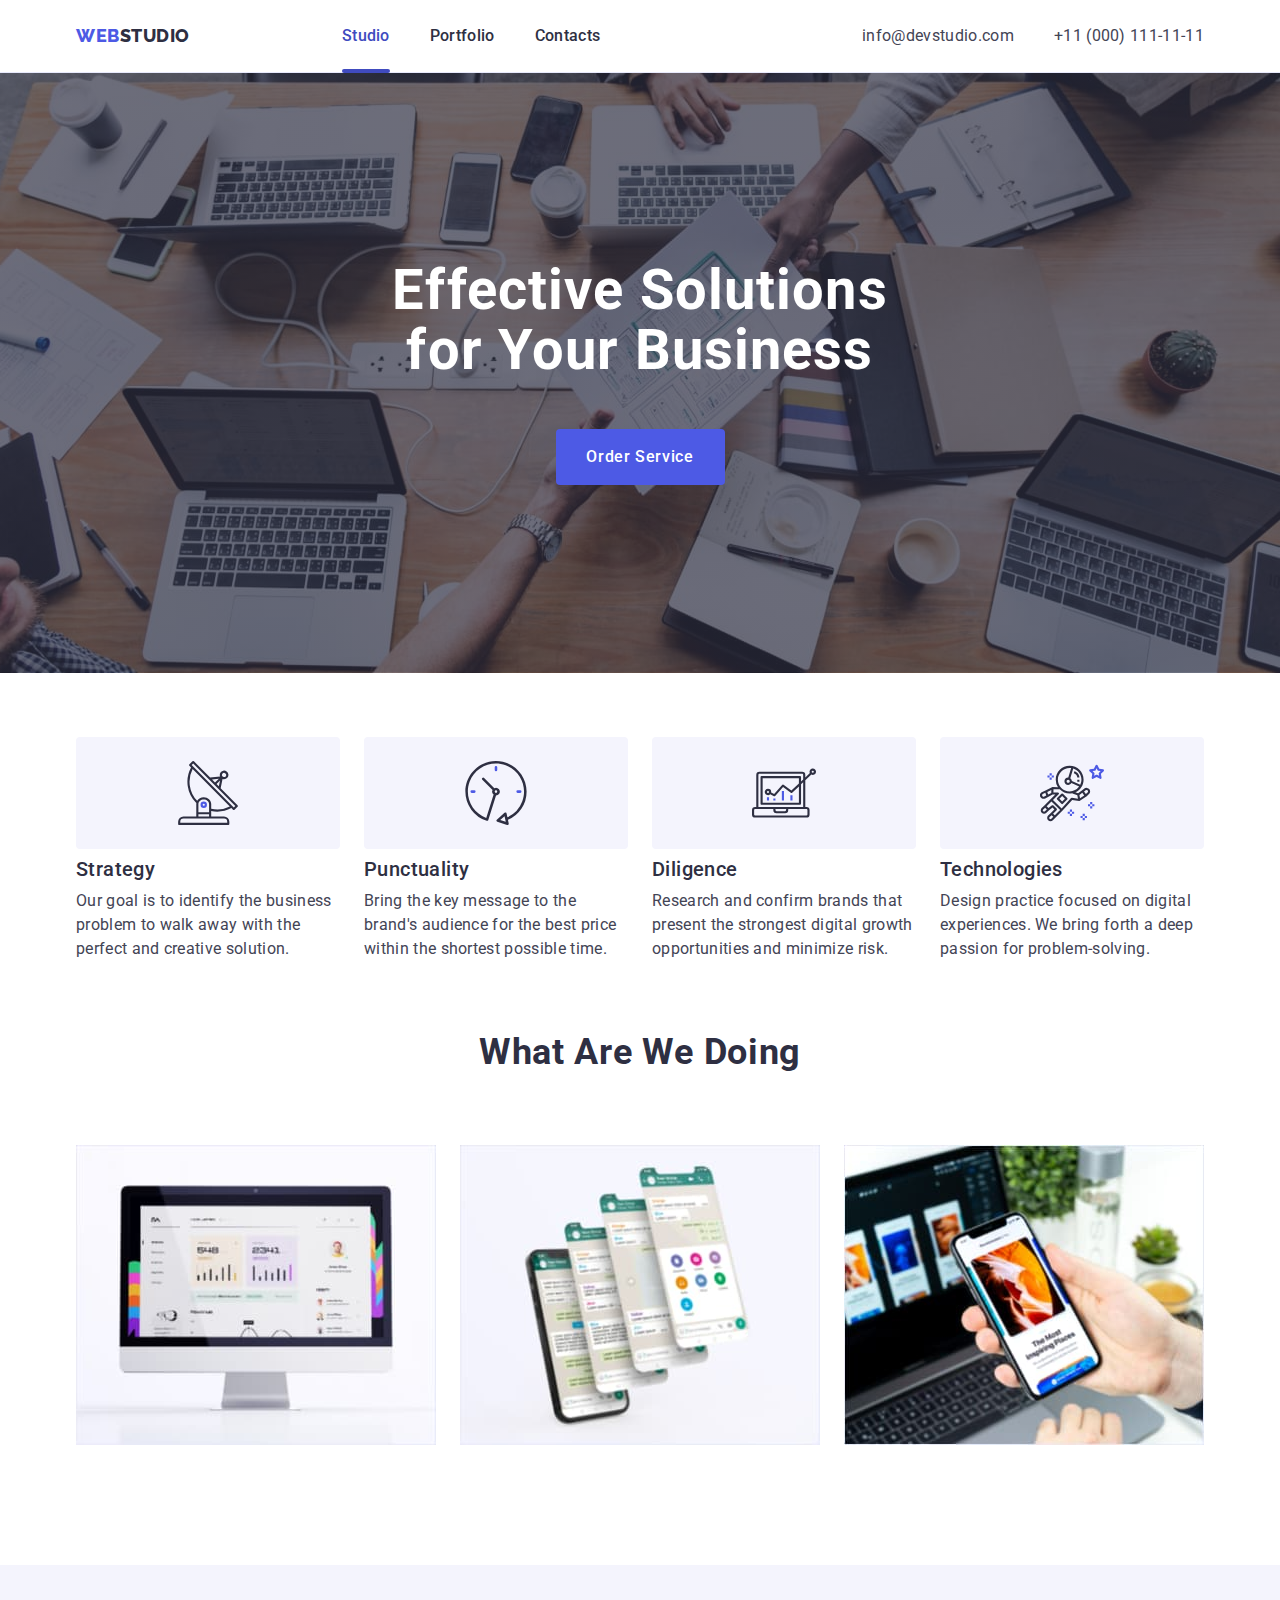
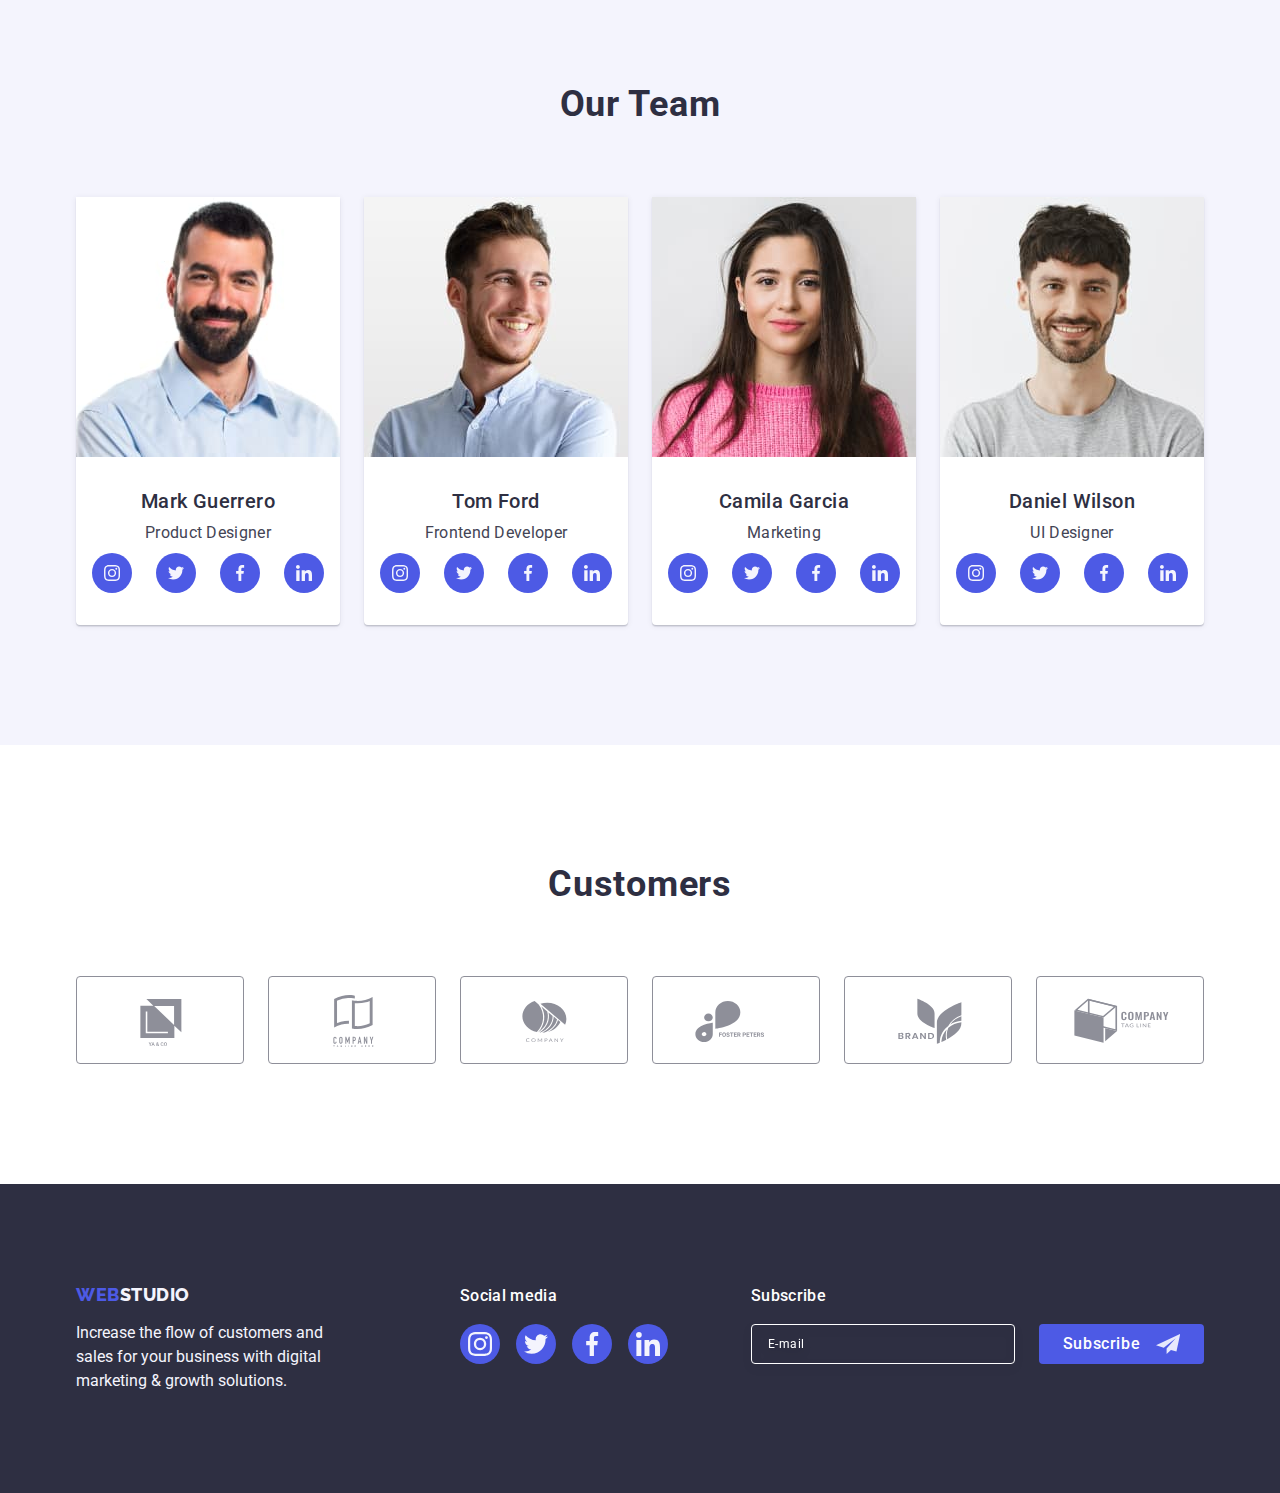
<file: index.html>
<!DOCTYPE html>
<html lang="en">
  <head>
    <meta charset="UTF-8" />
    <meta http-equiv="X-UA-Compatible" content="IE=edge" />
    <meta name="viewport" content="width=device-width, initial-scale=1.0" />
    <title>WebStudio</title>
    <link
      rel="stylesheet"
      href="https://cdnjs.cloudflare.com/ajax/libs/modern-normalize/1.1.0/modern-normalize.min.css"
    />
    <link rel="preconnect" href="https://fonts.googleapis.com" />
    <link rel="preconnect" href="https://fonts.gstatic.com" crossorigin />
    <link
      href="https://fonts.googleapis.com/css2?family=Raleway:wght@800&family=Roboto:wght@400;500;700&display=swap"
      rel="stylesheet"
    />
    <link rel="stylesheet" href="./css/styles.css" />
  </head>
  <body>
    <header class="page-header">
      <div class="container header">
        <nav class="page-nav">
          <a class="logotype link" href="index.html"
            >WEB<span class="logo">Studio</span>
          </a>
          <ul class="menu list">
            <li class="menu-item">
              <a class="menu-link current link" href="./index.html">Studio</a>
            </li>
            <li class="menu-item">
              <a class="menu-link link" href="./portfolio.html">Portfolio</a>
            </li>
            <li class="menu-item">
              <a class="menu-link link" href="">Contacts</a>
            </li>
          </ul>
        </nav>
        <address class="contacts">
          <ul class="contacts-link list">
            <li>
              <a class="mailto link" href="mailto:info@devstudio.com"
                >info@devstudio.com</a
              >
            </li>
            <li>
              <a class="mailto link" href="tel:+110001111111"
                >+11 (000) 111-11-11</a
              >
            </li>
          </ul>
        </address>
      </div>
    </header>

    <main>
      <section class="main-hero">
        <div class="container hero">
          <h1 class="main-text">Effective Solutions for Your Business</h1>
          <button data-modal-open type="button" class="main-button">
            Order Service
          </button>
        </div>
      </section>

      <section class="features-of-work">
        <div class="container principles">
          <h2 class="principles-of-work">Principles of work</h2>
          <ul class="list strengths">
            <li class="features">
              <div class="feature-item">
                <svg
                  class="feature-item-icon"
                  aria-label="іконка антени"
                  width="64"
                  height="64"
                >
                  <use href="./images/icons.svg#icon-antenna"></use>
                </svg>
              </div>
              <h3 class="feature">Strategy</h3>
              <p class="text">
                Our goal is to identify the business problem to walk away with
                the perfect and creative solution.
              </p>
            </li>
            <li class="features">
              <div class="feature-item">
                <svg
                  class="feature-item-icon"
                  aria-label="іконка годинника"
                  width="64"
                  height="64"
                >
                  <use href="./images/icons.svg#icon-clock"></use>
                </svg>
              </div>
              <h3 class="feature">Punctuality</h3>
              <p class="text">
                Bring the key message to the brand's audience for the best price
                within the shortest possible time.
              </p>
            </li>
            <li class="features">
              <div class="feature-item">
                <svg
                  class="feature-item-icon"
                  aria-label="іконка діаграми"
                  width="64"
                  height="64"
                >
                  <use href="./images/icons.svg#icon-diagram"></use>
                </svg>
              </div>
              <h3 class="feature">Diligence</h3>
              <p class="text">
                Research and confirm brands that present the strongest digital
                growth opportunities and minimize risk.
              </p>
            </li>
            <li class="features">
              <div class="feature-item">
                <svg
                  class="feature-item-icon"
                  aria-label="іконка астронавта"
                  width="64"
                  height="64"
                >
                  <use href="./images/icons.svg#icon-astronaut"></use>
                </svg>
              </div>
              <h3 class="feature">Technologies</h3>
              <p class="text">
                Design practice focused on digital experiences. We bring forth a
                deep passion for problem-solving.
              </p>
            </li>
          </ul>
        </div>
      </section>

      <section class="job-profile">
        <div class="container">
          <h2 class="directions">What are we doing</h2>
          <ul class="list examples">
            <li class="image">
              <img src="./images/analytics.jpg" alt="image" width="360" />
            </li>
            <li class="image">
              <img src="./images/support.jpg" alt="image" width="360" />
            </li>
            <li class="image">
              <img src="./images/app.jpg" alt="image" width="360" />
            </li>
          </ul>
        </div>
      </section>

      <section class="team section">
        <div class="container">
          <h2 class="our-team">Our Team</h2>
          <ul class="list team-list">
            <li class="team-members">
              <img src="./images/mark.jpg" alt="photo" width="264" />
              <div class="member-data">
                <h3 class="member">Mark Guerrero</h3>
                <p class="direction">Product Designer</p>
                <ul class="social-list list">
                  <li class="social-list-item">
                    <a href="" class="social-list-link">
                      <svg
                        class="social-list-icon"
                        aria-label="іконка інстаграму"
                        width="16"
                        height="16"
                      >
                        <use href="./images/icons.svg#icon-instagram"></use>
                      </svg>
                    </a>
                  </li>
                  <li class="social-list-item">
                    <a href="" class="social-list-link">
                      <svg
                        class="social-list-icon"
                        aria-label="іконка твітера"
                        width="16"
                        height="16"
                      >
                        <use href="./images/icons.svg#icon-twitter"></use>
                      </svg>
                    </a>
                  </li>
                  <li class="social-list-item">
                    <a href="" class="social-list-link">
                      <svg
                        class="social-list-icon"
                        aria-label="іконка фейсбука"
                        width="16"
                        height="16"
                      >
                        <use href="./images/icons.svg#icon-facebook"></use>
                      </svg>
                    </a>
                  </li>
                  <li class="social-list-item">
                    <a href="" class="social-list-link">
                      <svg
                        class="social-list-icon"
                        aria-label="іконка лінкедина"
                        width="16"
                        height="16"
                      >
                        <use href="./images/icons.svg#icon-linkedin"></use>
                      </svg>
                    </a>
                  </li>
                </ul>
              </div>
            </li>
            <li class="team-members">
              <img src="./images/tom.jpg" alt="photo" width="264" />
              <div class="member-data">
                <h3 class="member">Tom Ford</h3>
                <p class="direction">Frontend Developer</p>
                <ul class="social-list list">
                  <li class="social-list-item">
                    <a href="" class="social-list-link">
                      <svg
                        class="social-list-icon"
                        aria-label="іконка інстаграму"
                        width="16"
                        height="16"
                      >
                        <use href="./images/icons.svg#icon-instagram"></use>
                      </svg>
                    </a>
                  </li>
                  <li class="social-list-item">
                    <a href="" class="social-list-link">
                      <svg
                        class="social-list-icon"
                        aria-label="іконка твітера"
                        width="16"
                        height="16"
                      >
                        <use href="./images/icons.svg#icon-twitter"></use>
                      </svg>
                    </a>
                  </li>
                  <li class="social-list-item">
                    <a href="" class="social-list-link">
                      <svg
                        class="social-list-icon"
                        aria-label="іконка фейсбука"
                        width="16"
                        height="16"
                      >
                        <use href="./images/icons.svg#icon-facebook"></use>
                      </svg>
                    </a>
                  </li>
                  <li class="social-list-item">
                    <a href="" class="social-list-link">
                      <svg
                        class="social-list-icon"
                        aria-label="іконка лінкедина"
                        width="16"
                        height="16"
                      >
                        <use href="./images/icons.svg#icon-linkedin"></use>
                      </svg>
                    </a>
                  </li>
                </ul>
              </div>
            </li>
            <li class="team-members">
              <img src="./images/camila.jpg" alt="photo" width="264" />
              <div class="member-data">
                <h3 class="member">Camila Garcia</h3>
                <p class="direction">Marketing</p>
                <ul class="social-list list">
                  <li class="social-list-item">
                    <a href="" class="social-list-link">
                      <svg
                        class="social-list-icon"
                        aria-label="іконка інстаграму"
                        width="16"
                        height="16"
                      >
                        <use href="./images/icons.svg#icon-instagram"></use>
                      </svg>
                    </a>
                  </li>
                  <li class="social-list-item">
                    <a href="" class="social-list-link">
                      <svg
                        class="social-list-icon"
                        aria-label="іконка твітера"
                        width="16"
                        height="16"
                      >
                        <use href="./images/icons.svg#icon-twitter"></use>
                      </svg>
                    </a>
                  </li>
                  <li class="social-list-item">
                    <a href="" class="social-list-link">
                      <svg
                        class="social-list-icon"
                        aria-label="іконка фейсбука"
                        width="16"
                        height="16"
                      >
                        <use href="./images/icons.svg#icon-facebook"></use>
                      </svg>
                    </a>
                  </li>
                  <li class="social-list-item">
                    <a href="" class="social-list-link">
                      <svg
                        class="social-list-icon"
                        aria-label="іконка лінкедина"
                        width="16"
                        height="16"
                      >
                        <use href="./images/icons.svg#icon-linkedin"></use>
                      </svg>
                    </a>
                  </li>
                </ul>
              </div>
            </li>
            <li class="team-members">
              <img src="./images/daniel.jpg" alt="photo" width="264" />
              <div class="member-data">
                <h3 class="member">Daniel Wilson</h3>
                <p class="direction">UI Designer</p>
                <ul class="social-list list">
                  <li class="social-list-item">
                    <a href="" class="social-list-link">
                      <svg
                        class="social-list-icon"
                        aria-label="іконка інстаграму"
                        width="16"
                        height="16"
                      >
                        <use href="./images/icons.svg#icon-instagram"></use>
                      </svg>
                    </a>
                  </li>
                  <li class="social-list-item">
                    <a href="" class="social-list-link">
                      <svg
                        class="social-list-icon"
                        aria-label="іконка твітера"
                        width="16"
                        height="16"
                      >
                        <use href="./images/icons.svg#icon-twitter"></use>
                      </svg>
                    </a>
                  </li>
                  <li class="social-list-item">
                    <a href="" class="social-list-link">
                      <svg
                        class="social-list-icon"
                        aria-label="іконка фейсбука"
                        width="16"
                        height="16"
                      >
                        <use href="./images/icons.svg#icon-facebook"></use>
                      </svg>
                    </a>
                  </li>
                  <li class="social-list-item">
                    <a href="" class="social-list-link">
                      <svg
                        class="social-list-icon"
                        aria-label="іконка лінкедина"
                        width="16"
                        height="16"
                      >
                        <use href="./images/icons.svg#icon-linkedin"></use>
                      </svg>
                    </a>
                  </li>
                </ul>
              </div>
            </li>
          </ul>
        </div>
      </section>

      <section class="our-customers">
        <div class="container customers-container">
          <h2 class="customers">Customers</h2>
          <ul class="customers-list list">
            <li class="customer-list-item">
              <a href="" class="customer-list-link">
                <svg
                  class="customer-list-icon"
                  aria-label="іконка компанії"
                  width="104"
                  height="56"
                >
                  <use href="./images/icons.svg#icon-company-one"></use>
                </svg>
              </a>
            </li>
            <li class="customer-list-item">
              <a href="" class="customer-list-link">
                <svg
                  class="customer-list-icon"
                  aria-label="іконка компанії"
                  width="104"
                  height="56"
                >
                  <use href="./images/icons.svg#icon-company-two"></use>
                </svg>
              </a>
            </li>
            <li class="customer-list-item">
              <a href="" class="customer-list-link">
                <svg
                  class="customer-list-icon"
                  aria-label="іконка компанії"
                  width="104"
                  height="56"
                >
                  <use href="./images/icons.svg#icon-company-three"></use>
                </svg>
              </a>
            </li>
            <li class="customer-list-item">
              <a href="" class="customer-list-link">
                <svg
                  class="customer-list-icon"
                  aria-label="іконка компанії"
                  width="104"
                  height="56"
                >
                  <use href="./images/icons.svg#icon-company-four"></use>
                </svg>
              </a>
            </li>
            <li class="customer-list-item">
              <a href="" class="customer-list-link">
                <svg
                  class="customer-list-icon"
                  aria-label="іконка компанії"
                  width="104"
                  height="56"
                >
                  <use href="./images/icons.svg#icon-company-five"></use>
                </svg>
              </a>
            </li>
            <li class="customer-list-item">
              <a href="" class="customer-list-link">
                <svg
                  class="customer-list-icon"
                  aria-label="іконка компанії"
                  width="104"
                  height="56"
                >
                  <use href="./images/icons.svg#icon-company-six"></use>
                </svg>
              </a>
            </li>
          </ul>
        </div>
      </section>
    </main>

    <footer class="page-footer">
      <div class="container footer-container">
        <div class="footer-logo-text">
          <a class="logotype logotype-link link" href="./index.html"
            >WEB<span class="second-part-logo">Studio</span>
          </a>
          <p class="footer-text">
            Increase the flow of customers and sales for your business with
            digital marketing & growth solutions.
          </p>
        </div>
        <div class="social-media">
          <p class="social-media-text">Social media</p>
          <ul class="social-list social-list-footer list">
            <li class="social-list-item">
              <a href="" class="footer-list-link">
                <svg
                  class="social-list-icon"
                  aria-label="іконка інстаграму"
                  width="24"
                  height="24"
                >
                  <use href="./images/icons.svg#icon-instagram"></use>
                </svg>
              </a>
            </li>
            <li class="social-list-item">
              <a href="" class="footer-list-link">
                <svg
                  class="social-list-icon"
                  aria-label="іконка твітера"
                  width="24"
                  height="24"
                >
                  <use href="./images/icons.svg#icon-twitter"></use>
                </svg>
              </a>
            </li>
            <li class="social-list-item">
              <a href="" class="footer-list-link">
                <svg
                  class="social-list-icon"
                  aria-label="іконка фейсбука"
                  width="24"
                  height="24"
                >
                  <use href="./images/icons.svg#icon-facebook"></use>
                </svg>
              </a>
            </li>
            <li class="social-list-item">
              <a href="" class="footer-list-link">
                <svg
                  class="social-list-icon"
                  aria-label="іконка лінкедина"
                  width="24"
                  height="24"
                >
                  <use href="./images/icons.svg#icon-linkedin"></use>
                </svg>
              </a>
            </li>
          </ul>
        </div>
        <div class="subscribe-form-wrapper">
          <p class="subscribe-text">Subscribe</p>
          <form class="subscribe-form">
            <label class="subscribe-footer-label">
              <input
                class="subscribe-input-email"
                type="email"
                name="subscribe-user-name"
                required
                placeholder="E-mail"
                pattern="[a-zA-Z]+"
              />
            </label>
            <button class="subscribe-footer-btn" type="submit">
              Subscribe
              <svg class="subscribe-footer-icon" width="24" height="24">
                <use href="./images/icons.svg#send"></use>
              </svg>
            </button>
          </form>
        </div>
      </div>
    </footer>
    <div class="backdrop is-hidden" data-modal>
      <div class="modal">
        <button type="button" class="modal-close-btn" data-modal-close>
          <svg class="modal-close-icon" width="8" height="8">
            <use href="./images/icons.svg#icon-close"></use>
          </svg>
        </button>
        <p class="contact-form-text">
          Leave your contacts and we will call you back
        </p>
        <form class="contact-form">
          <div class="contact-form-wrapper">
            <label class="contact-form-desc" for="user-name"> Name</label>
            <div class="contact-form-input-wrapper">
              <input
                class="contact-form-input"
                id="user-name"
                type="text"
                name="user-name"
                required
                pattern="[a-zA-Z]+"
              />
              <svg class="contact-form-input-icon" width="18" height="24">
                <use href="./images/icons.svg#user"></use>
              </svg>
            </div>
          </div>
          <div class="contact-form-wrapper">
            <label class="contact-form-desc" for="user-tel">Phone</label>
            <div class="contact-form-input-wrapper">
              <input
                class="contact-form-input"
                id="user-tel"
                type="tel"
                name="user-tel"
                required
                pattern="[0-9]{3}-[0-9]{3}-[0-9]{2}-[0-9]{2}"
                title="xxx-xxx-xx-xx"
              />
              <svg class="contact-form-input-icon" width="18" height="24">
                <use href="./images/icons.svg#tel"></use>
              </svg>
            </div>
          </div>
          <div class="contact-form-wrapper">
            <label class="contact-form-desc" for="user-email">Email</label>
            <div class="contact-form-input-wrapper">
              <input
                class="contact-form-input"
                id="user-email"
                type="text"
                name="user-email"
                required
                pattern="[a-zA-Z]+"
              />
              <svg class="contact-form-input-icon" width="18" height="24">
                <use href="./images/icons.svg#email"></use>
              </svg>
            </div>
          </div>
          <div class="contact-form-wrapper contact-form-wrapper-textarea">
            <label class="contact-form-desc" for="user-comment">Comment</label>
              <textarea
                class="contact-form-comment"
                id="user-comment"
                name="user-comment"
                placeholder="Text input"
              ></textarea>
          </div>
          <div class="contact-form-checkbox-wrapper">
            <input
              class="contact-form-checkbox visually-hidden"
              id="user-privacy"
              type="checkbox"
              value="true"
              name="user-privacy"
              required
            />
            <label class="checkbox-text" for="user-privacy">
              <span class="contact-form-checkmark-wrapper">
                <svg class="contact-form-own-checkmark" width="10" height="8">
                  <use
                    class="contact-form-checkmark-icon"
                    href="./images/icons.svg#accept"
                  ></use>
                </svg>
              </span>
              I accept the terms and conditions of the
              <a class="privacy-policy" href="">Privacy Policy</a>
            </label>
          </div>
          <button type="submit" class="contact-form-submit">Send</button>
        </form>
      </div>
    </div>
    <script src="./js/modal.js"></script>
  </body>
</html>
</file>
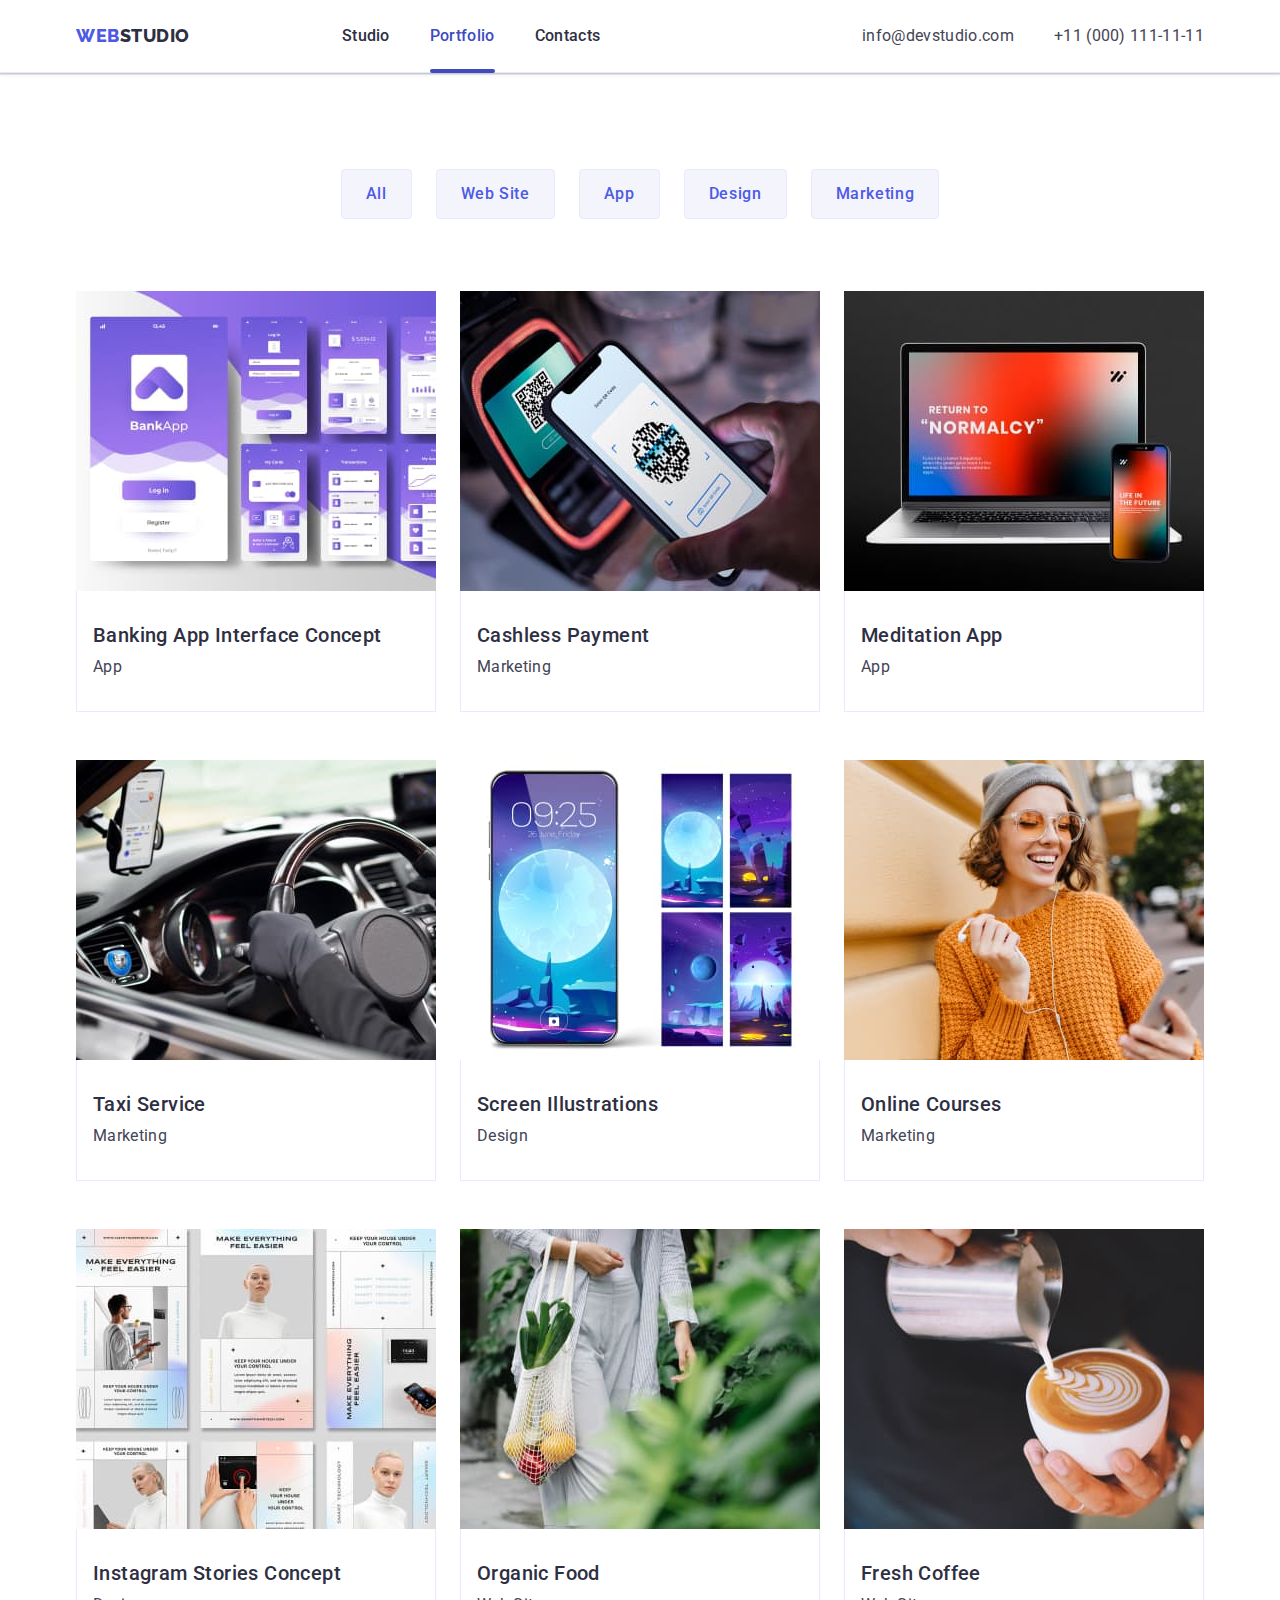
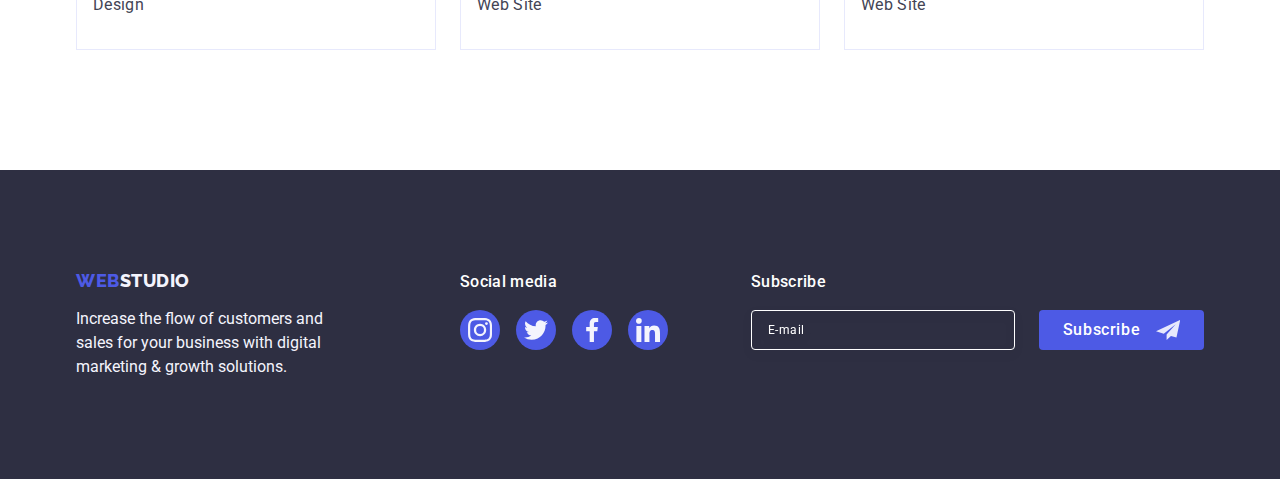
<file: portfolio.html>
<!DOCTYPE html>
<html lang="en">
  <head>
    <meta charset="UTF-8" />
    <meta http-equiv="X-UA-Compatible" content="IE=edge" />
    <meta name="viewport" content="width=device-width, initial-scale=1.0" />
    <title>Portfolio</title>
    <link
      rel="stylesheet"
      href="https://cdnjs.cloudflare.com/ajax/libs/modern-normalize/1.1.0/modern-normalize.min.css"
    />
    <link rel="preconnect" href="https://fonts.googleapis.com" />
    <link rel="preconnect" href="https://fonts.gstatic.com" crossorigin />
    <link
      href="https://fonts.googleapis.com/css2?family=Raleway:wght@800&family=Roboto:wght@400;500;700&display=swap"
      rel="stylesheet"
    />
    <link rel="stylesheet" href="./css/styles.css" />
  </head>
  <body>
    <header class="page-header">
      <div class="container header">
        <nav class="page-nav">
          <a class="logotype link" href="index.html"
            >WEB<span class="logo">Studio</span>
          </a>
          <ul class="menu list">
            <li class="menu-item">
              <a class="menu-link link" href="./index.html">Studio</a>
            </li>
            <li class="menu-item">
              <a class="menu-link current link" href="./portfolio.html"
                >Portfolio</a
              >
            </li>
            <li class="menu-item">
              <a class="menu-link link" href="">Contacts</a>
            </li>
          </ul>
        </nav>
        <address class="contacts">
          <ul class="contacts-link list">
            <li>
              <a class="mailto link" href="mailto:info@devstudio.com"
                >info@devstudio.com</a
              >
            </li>
            <li>
              <a class="mailto link" href="tel:+110001111111"
                >+11 (000) 111-11-11</a
              >
            </li>
          </ul>
        </address>
      </div>
    </header>

    <main>
      <section class="types">
        <div class="container">
          <h1 class="secondary-page-text">Principles</h1>
          <ul class="menu secondary-page-menu list">
            <li>
              <button class="second-page-button" type="button">
                <span class="portfolio-button-text">All</span>
              </button>
            </li>
            <li>
              <button class="second-page-button" type="button">
                <span class="portfolio-button-text">Web Site</span>
              </button>
            </li>
            <li>
              <button class="second-page-button" type="button">
                <span class="portfolio-button-text">App</span>
              </button>
            </li>
            <li>
              <button class="second-page-button" type="button">
                <span class="portfolio-button-text">Design</span>
              </button>
            </li>
            <li>
              <button class="second-page-button" type="button">
                <span class="portfolio-button-text">Marketing</span>
              </button>
            </li>
          </ul>
          <ul class="menu applications list">
            <li class="application">
              <a class="link application-link" href=""
                ><div class="picture-with-text">
                  <img src="./images/bankin.jpg" alt="interface" width="360" />
                  <p class="overlay">
                    14 Stylish and User-Friendly App Design Concepts · Task
                    Manager App · Calorie Tracker App · Exotic Fruit Ecommerce
                    App · Cloud Storage App
                  </p>
                </div>
                <div class="name-category-app">
                  <h2 class="type-of-app">Banking App Interface Concept</h2>
                  <p class="app">App</p>
                </div></a
              >
            </li>
            <li class="application">
              <a class="link application-link" href=""
                ><div class="picture-with-text">
                  <img src="./images/cashless.jpg" alt="payment" width="360" />
                  <p class="overlay">
                    14 Stylish and User-Friendly App Design Concepts · Task
                    Manager App · Calorie Tracker App · Exotic Fruit Ecommerce
                    App · Cloud Storage App
                  </p>
                </div>
                <div class="name-category-app">
                  <h2 class="type-of-app">Cashless Payment</h2>
                  <p class="app">Marketing</p>
                </div></a
              >
            </li>
            <li class="application">
              <a class="link application-link" href=""
                ><div class="picture-with-text">
                  <img src="./images/meditation.jpg" alt="app" width="360" />
                  <p class="overlay">
                    14 Stylish and User-Friendly App Design Concepts · Task
                    Manager App · Calorie Tracker App · Exotic Fruit Ecommerce
                    App · Cloud Storage App
                  </p>
                </div>
                <div class="name-category-app">
                  <h2 class="type-of-app">Meditation App</h2>
                  <p class="app">App</p>
                </div></a
              >
            </li>
            <li class="application">
              <a class="link application-link" href=""
                ><div class="picture-with-text">
                  <img src="./images/taxi.jpg" alt="service" width="360" />
                  <p class="overlay">
                    14 Stylish and User-Friendly App Design Concepts · Task
                    Manager App · Calorie Tracker App · Exotic Fruit Ecommerce
                    App · Cloud Storage App
                  </p>
                </div>
                <div class="name-category-app">
                  <h2 class="type-of-app">Taxi Service</h2>
                  <p class="app">Marketing</p>
                </div></a
              >
            </li>
            <li class="application">
              <a class="link application-link" href=""
                ><div class="picture-with-text">
                  <img
                    src="./images/screen.jpg"
                    alt="illustrations"
                    width="360"
                  />
                  <p class="overlay">
                    14 Stylish and User-Friendly App Design Concepts · Task
                    Manager App · Calorie Tracker App · Exotic Fruit Ecommerce
                    App · Cloud Storage App
                  </p>
                </div>
                <div class="name-category-app">
                  <h2 class="type-of-app">Screen Illustrations</h2>
                  <p class="app">Design</p>
                </div></a
              >
            </li>
            <li class="application">
              <a class="link application-link" href=""
                ><div class="picture-with-text">
                  <img src="./images/online.jpg" alt="courses" width="360" />
                  <p class="overlay">
                    14 Stylish and User-Friendly App Design Concepts · Task
                    Manager App · Calorie Tracker App · Exotic Fruit Ecommerce
                    App · Cloud Storage App
                  </p>
                </div>
                <div class="name-category-app">
                  <h2 class="type-of-app">Online Courses</h2>
                  <p class="app">Marketing</p>
                </div></a
              >
            </li>
            <li class="application">
              <a class="link application-link" href=""
                ><div class="picture-with-text">
                  <img src="./images/instagram.jpg" alt="stories" width="360" />
                  <p class="overlay">
                    14 Stylish and User-Friendly App Design Concepts · Task
                    Manager App · Calorie Tracker App · Exotic Fruit Ecommerce
                    App · Cloud Storage App
                  </p>
                </div>
                <div class="name-category-app">
                  <h2 class="type-of-app">Instagram Stories Concept</h2>
                  <p class="app">Design</p>
                </div></a
              >
            </li>
            <li class="application">
              <a class="link application-link" href=""
                ><div class="picture-with-text">
                  <img src="./images/organic.jpg" alt="fruit" width="360" />
                  <p class="overlay">
                    14 Stylish and User-Friendly App Design Concepts · Task
                    Manager App · Calorie Tracker App · Exotic Fruit Ecommerce
                    App · Cloud Storage App
                  </p>
                </div>
                <div class="name-category-app">
                  <h2 class="type-of-app">Organic Food</h2>
                  <p class="app">Web Site</p>
                </div></a
              >
            </li>
            <li class="application">
              <a class="link application-link" href=""
                ><div class="picture-with-text">
                  <img src="./images/fresh.jpg" alt="coffee" width="360" />
                  <p class="overlay">
                    14 Stylish and User-Friendly App Design Concepts · Task
                    Manager App · Calorie Tracker App · Exotic Fruit Ecommerce
                    App · Cloud Storage App
                  </p>
                </div>
                <div class="name-category-app">
                  <h2 class="type-of-app">Fresh Coffee</h2>
                  <p class="app">Web Site</p>
                </div></a
              >
            </li>
          </ul>
        </div>
      </section>
    </main>

    <footer class="page-footer">
      <div class="container footer-container">
        <div class="footer-logo-text">
          <a class="logotype logotype-link link" href="./index.html"
            >WEB<span class="second-part-logo">Studio</span>
          </a>
          <p class="footer-text">
            Increase the flow of customers and sales for your business with
            digital marketing & growth solutions.
          </p>
        </div>
        <div class="social-media">
          <p class="social-media-text">Social media</p>
          <ul class="social-list social-list-footer list">
            <li class="social-list-item">
              <a href="" class="footer-list-link">
                <svg
                  class="social-list-icon"
                  aria-label="іконка інстаграму"
                  width="24"
                  height="24"
                >
                  <use href="./images/icons.svg#icon-instagram"></use>
                </svg>
              </a>
            </li>
            <li class="social-list-item">
              <a href="" class="footer-list-link">
                <svg
                  class="social-list-icon"
                  aria-label="іконка твітера"
                  width="24"
                  height="24"
                >
                  <use href="./images/icons.svg#icon-twitter"></use>
                </svg>
              </a>
            </li>
            <li class="social-list-item">
              <a href="" class="footer-list-link">
                <svg
                  class="social-list-icon"
                  aria-label="іконка фейсбука"
                  width="24"
                  height="24"
                >
                  <use href="./images/icons.svg#icon-facebook"></use>
                </svg>
              </a>
            </li>
            <li class="social-list-item">
              <a href="" class="footer-list-link">
                <svg
                  class="social-list-icon"
                  aria-label="іконка лінкедина"
                  width="24"
                  height="24"
                >
                  <use href="./images/icons.svg#icon-linkedin"></use>
                </svg>
              </a>
            </li>
          </ul>
        </div>
        <div class="subscribe-form-wrapper">
          <p class="subscribe-text">Subscribe</p>
          <form class="subscribe-form">
            <label class="subscribe-footer-label">
              <input
                class="subscribe-input-email"
                type="email"
                name="subscribe-user-name"
                required
                placeholder="E-mail"
                pattern="[a-zA-Z]+"
              />
            </label>
            <button class="subscribe-footer-btn" type="submit">
              Subscribe
              <svg class="subscribe-footer-icon" width="24" height="24">
                <use href="./images/icons.svg#send"></use>
              </svg>
            </button>
          </form>
        </div>
      </div>
    </footer>
  </body>
</html>
</file>
<file: css/styles.css>
:root {
    --body-color: #FFFFFF;
    --logotype-color: #4D5AE5;
    --logo-color: #2E2F42;
    --second-page-button-color: #4d5ae5;
    --second-page-button-background-color: #F4F4FD;
    --type-of-app-color: #2E2F42;
    --app-color: #434455;
    --background-color: #2E2F42;
    --customer-list-link-color: #8E8F99;
    --transform: transform 250ms cubic-bezier(0.4, 0, 0.2, 1);
}

button {
    cursor: pointer;
    display: block;
}

h1,
h2,
h3,
h4,
p {
    margin-top: 0;
    margin-bottom: 0;
}

ul,
ol {
    margin-top: 0;
    margin-bottom: 0;
    padding-left: 0;
}

img {
    display: block;
}

.logo {
    text-decoration: none;
}

.link:hover,
.link:focus {
    color: #404bbf;
}

.link {
    text-decoration: none;
}

.list {
    list-style: none;
    display: flex;
    align-items: center;
}

body {
    font-family: 'Roboto', sans-serif;
    font-style: normal;
    font-weight: 500;
    color: #434455;
    background-color: var(--body-color)
}

.container {
    width: 1158px;
    margin: 0 auto;
    padding: 0 15px;
}

/* Header */

.header {
    display: flex;
    justify-content: space-between;
}

.page-header {
    display: flex;
    align-items: center;
    border-bottom: 1px solid #e7e9fc;
    box-shadow: 0px 2px 1px rgba(46, 47, 66, 0.08), 0px 1px 1px rgba(46, 47, 66, 0.16), 0px 1px 6px rgba(46, 47, 66, 0.08)
}

.page-nav {
    display: flex;
    align-items: center;
    column-gap: 76px;
}

.menu {
    gap: 40px;
}

.logo {
    font-family: 'Raleway', sans-serif;
    font-weight: 800;
    font-size: 18px;
    line-height: 1.17;
    letter-spacing: 0.03em;
    text-transform: uppercase;
    color: var(--logo-color)
}

.logotype {
    font-family: 'Raleway', sans-serif;
    font-weight: 800;
    font-size: 18px;
    line-height: 1.17;
    letter-spacing: 0.03em;
    text-transform: uppercase;
    margin-right: 76px;
    color: var(--logotype-color)
}

.menu-link {
    display: block;
    position: relative;
    font-family: 'Roboto';
    font-size: 16px;
    line-height: 1.5;
    letter-spacing: 0.02em;
    padding: 24px 0;
    transition: color 250ms cubic-bezier(0.4, 0, 0.2, 1);
    color: #2E2F42;
}

.menu-link:hover,
.menu-link:focus {
    color: #404bbf;
}

.current {
    color: #404bbf;
}

.current::after {
    content: '';
    position: absolute;
    width: 100%;
    height: 4px;
    border-radius: 2px;
    left: 0;
    bottom: -1px;
    background-color: #404bbf;
}

.contacts-link {
    font-style: normal;
    display: flex;
    gap: 40px;
}

.mailto,
.contact-phone-number {
    display: block;
    font-family: 'Roboto';
    font-weight: 400;
    font-style: normal;
    font-size: 16px;
    line-height: 1.5;
    letter-spacing: 0.02em;
    padding: 24px 0;
    transition: color 250ms cubic-bezier(0.4, 0, 0.2, 1);
    color: #434455;
}

/* Main */

.section {
    padding-top: 120px;
    padding-bottom: 120px;
}

.main-hero {
    max-width: 1440px;
    margin: 0 auto;
    padding: 188px 0;
    background-color: var(--background-color);
    background-image: linear-gradient(rgba(46, 47, 66, 0.7),
            rgba(46, 47, 66, 0.7)), url(../images/people-office.jpg);
    background-repeat: no-repeat;
    background-position: center;
    background-size: cover;
}

.hero {
    display: flex;
    flex-direction: column;
}

.main-text {
    font-weight: 700;
    font-size: 56px;
    line-height: 1.07;
    text-align: center;
    letter-spacing: 0.02em;
    max-width: 496px;
    margin: 0 auto;
    color: #FFFFFF;
}

.main-button:hover,
.main-button:focus {
    background-color: #404BBF;
}

.main-button {
    font-family: "Roboto", sans-serif;
    font-size: 16px;
    line-height: 1.5;
    font-weight: 500;
    letter-spacing: 0.04em;
    width: 169px;
    height: 56px;
    cursor: pointer;
    border: none;
    border-radius: 4px;
    min-width: 169px;
    margin: 48px auto 0 auto;
    transition: background-color 250ms cubic-bezier(0.4, 0, 0.2, 1);
    background: #4D5AE5;
    color: #FFFFFF;
}

p {
    color: #434455;
}

.principles {
    display: flex;
    align-items: center;
    justify-content: center;
    height: 112px;
    border-radius: 4px;
    margin-bottom: 8px;
}

.principles-of-work {
    display: none;
}

.features-of-work {
    padding-top: 120px;
    padding-bottom: 120px;
}

.features {
    width: calc((100% - 72px) / 4);
}

.feature-item {
    display: flex;
    align-items: center;
    justify-content: center;
    background: #F4F4FD;
    text-align: center;
    height: 112px;
    border-radius: 4px;
    margin-bottom: 8px;
    padding-top: 24px;
    padding-bottom: 24px;
}


.feature {
    font-weight: 500;
    font-size: 20px;
    line-height: 1.2;
    letter-spacing: 0.02em;
    margin-top: 8px;
    margin-bottom: 8px;
    color: #2E2F42;
}

.strengths {
    display: flex;
    gap: 24px;
    align-items: start;
}

.text {
    font-weight: 400;
    font-size: 16px;
    line-height: 1.5;
    letter-spacing: 0.02em;
    color: #434455;
}

.directions {
    font-weight: 700;
    font-size: 36px;
    line-height: 1.11;
    text-align: center;
    letter-spacing: 0.02em;
    text-transform: capitalize;
    margin-bottom: 72px;
    color: #2E2F42;
}

.job-profile {
    padding-bottom: 120px;
}

.examples {
    display: flex;
    gap: 24px;
}

.team {
    padding-top: 120px;
    padding-bottom: 120px;
    background-color: #F4F4FD;
}

.team-list {
    display: flex;
    gap: 24px;
    text-align: center;
}

.our-team {
    font-weight: 700;
    font-size: 36px;
    line-height: 1.11;
    text-align: center;
    letter-spacing: 0.02em;
    text-transform: capitalize;
    margin-bottom: 72px;
    color: #2E2F42;
}

.team-members {
    flex-basis: calc((100% - 72px) / 4);
    border-radius: 0px 0px 4px 4px;
    box-shadow: 0px 1px 6px rgba(46, 47, 66, 0.08), 0px 1px 1px rgba(46, 47, 66, 0.16), 0px 2px 1px rgba(46, 47, 66, 0.08);
    background-color: #FFFFFF;
}

.member-data {
    padding: 32px 0;
}

.member {
    font-weight: 500;
    font-size: 20px;
    line-height: 1.2;
    letter-spacing: 0.02em;
    margin-bottom: 8px;
    color: #2E2F42;
}

.social-list {
    justify-content: center;
    gap: 24px;
}

.social-list-link:hover,
.social-list-link:focus {
    background-color: #404bbf;
}

.social-list-icon {
    fill: #F4F4FD;
}

.social-list-link {
    display: flex;
    justify-content: center;
    align-items: center;
    width: 40px;
    height: 40px;
    transition: background-color 250ms cubic-bezier(0.4, 0, 0.2, 1);
    background: #4d5ae5;
    border-radius: 50%;
}

.direction {
    font-weight: 400;
    font-size: 16px;
    line-height: 1.5;
    letter-spacing: 0.02em;
    color: #434455;
    margin-bottom: 8px;
}

.customers {
    margin-bottom: 72px;
    font-weight: 700;
    font-size: 36px;
    line-height: 1.1;
    text-align: center;
    letter-spacing: 0.02em;
    text-transform: capitalize;
    color: #2E2F42;
}

.our-customers {
    padding-top: 120px;
    padding-bottom: 120px;
}

.customers-list {
    gap: 24px;
}

.customer-list-link:hover,
.customer-list-link:focus {
    border-color: #404BBF;
    color: #404BBF;
}

.customer-list-icon:hover,
.customer-list-icon:focus {
    fill: #404BBF;
}

.customer-list-link {
    display: flex;
    width: 168px;
    height: 88px;
    align-items: center;
    justify-content: center;
    border: 1px solid #8E8F99;
    border-radius: 4px;
    transition: border-color 250ms cubic-bezier(0.4, 0, 0.2, 1), color 250ms cubic-bezier(0.4, 0, 0.2, 1);
    color: var(--customer-list-link-color)
}

.customer-list-icon {
    fill: currentColor;
}

/* Footer */

.page-footer {
    padding-top: 100px;
    padding-bottom: 100px;
    background: #2E2F42;
}

.footer-container {
    display: flex;
    justify-content: start;
    align-items: baseline;
}

.footer-logo-text {
    margin-right: 120px;
}

.logotype-link {
    display: inline-block;
    margin-bottom: 16px;
}

.second-part-logo {
    color: #F4F4FD;
}

.footer-text {
    font-weight: 400;
    font-size: 16px;
    line-height: 1.5;
    max-width: 264px;
    color: #F4F4FD;
}

.social-media-text {
    font-weight: 500;
    font-size: 16px;
    line-height: 24px;
    letter-spacing: 0.02em;
    color: #FFFFFF;
    margin-bottom: 16px;
}

.footer-list-link:hover,
.footer-list-link:focus {
    background-color: #31d0aa;
}

.footer-list-link {
    display: flex;
    justify-content: center;
    align-items: center;
    width: 40px;
    height: 40px;
    transition: background-color 250ms cubic-bezier(0.4, 0, 0.2, 1);
    background: #4d5ae5;
    border-radius: 50%;
}

.social-list-footer {
    gap: 16px;
}

.subscribe-form-wrapper {
    margin-left: auto;
}

.subscribe-form {
    display: flex;
    align-items: center;
    margin-left: auto;
}

.subscribe-footer-label {
    display: block;
    margin-right: 24px;
}

.subscribe-text {
    font-weight: 500;
    font-size: 16px;
    line-height: 24px;
    letter-spacing: 0.02em;
    color: #FFFFFF;
    margin-bottom: 16px;
}

.subscribe-input-email {
    width: 264px;
    height: 40px;
    font-weight: 400;
    font-size: 12px;
    line-height: 1.5;
    padding-left: 16px;
    letter-spacing: 0.04em;
    color: #FFFFFF;
    border: 1px solid #FFFFFF;
    filter: drop-shadow(0px 4px 4px rgba(0, 0, 0, 0.15));
    border-radius: 4px;
    background: transparent;
}

.subscribe-input-email::placeholder {
    font-weight: 400;
    font-size: 12px;
    line-height: 2;
    letter-spacing: 0.04em;
    color: #FFFFFF;
}

.subscribe-footer-btn {
    display: flex;
    justify-content: center;
    align-items: center;
    min-width: 165px;
    height: 40px;
    font-size: 16px;
    line-height: 1.5;
    font-weight: 500;
    letter-spacing: 0.04em;
    cursor: pointer;
    border: none;
    border-radius: 4px;
    transition: background-color 250ms cubic-bezier(0.4, 0, 0.2, 1);
    background: #4D5AE5;
    color: #FFFFFF;
}

.subscribe-footer-btn:hover,
.subscribe-footer-btn:focus {
    background-color: #31d0aa;
}

.subscribe-footer-icon {
    margin-left: 16px;
    fill: #E7E9FC;
}

/* Portfolio page */

.types {
    padding: 96px 0 120px;
}

.secondary-page-text {
    display: none;
}

.secondary-page-menu {
    justify-content: center;
    gap: 24px;
    margin-bottom: 72px;
}

.second-page-button:hover,
.second-page-button:focus {
    border: 1px solid transparent;
    box-shadow: 0px 3px 1px rgba(0, 0, 0, 0.1), 0px 2px 1px rgba(0, 0, 0, 0.08), 0px 2px 2px rgba(0, 0, 0, 0.12);
}

.second-page-button {
    line-height: 24px;
    padding: 12px 24px;
    border-radius: 4px;
    border: 1px solid #E7E9FC;
    transition: color 250ms cubic-bezier(0.4, 0, 0.2, 1), background-color 250ms cubic-bezier(0.4, 0, 0.2, 1), border-color 250ms cubic-bezier(0.4, 0, 0.2, 1), box-shadow 250ms cubic-bezier(0.4, 0, 0.2, 1);
    background: #F4F4FD;
    color: var(--second-page-button-color);
}

.portfolio-button-text {
    font-size: 16px;
    color: #4D5AE5;
}

.portfolio-button-text:hover,
.portfolio-button-text:focus {
    color: #FFFFFF;
}

.second-page-button:hover,
.second-page-button:focus {
    background: #404BBF;
    color: #FFFFFF;
}

.second-page-button {
    font-family: "Roboto", sans-serif;
    font-weight: 500;
    font-size: 16px;
    line-height: 1.5;
    letter-spacing: 0.04em;
    cursor: pointer;
    color: var(--second-page-button-color);
    background-color: var(--second-page-button-background-color);
}

.applications {
    flex-wrap: wrap;
    column-gap: 24px;
    row-gap: 48px;
}

.picture-with-text {
    position: relative;
    overflow: hidden;
}

.overlay {
    position: absolute;
    top: 0;
    left: 0;
    width: 100%;
    height: 100%;
    padding: 40px 32px;
    font-style: normal;
    font-weight: 400;
    font-size: 16px;
    line-height: 24px;
    letter-spacing: 0.02em;
    color: #F4F4FD;
    transform: translatey(100%);
    background-color: #4D5AE5;
    transition: transform 250ms cubic-bezier(0.4, 0, 0.2, 1);
}

.application-link:hover .overlay,
.application-link:focus .overlay {
    transform: translatey(0%);
}

.application-link:hover,
.application-link:focus {
    box-shadow: 0px 1px 6px rgba(46, 47, 66, 0.08), 0px 1px 1px rgba(46, 47, 66, 0.16), 0px 2px 1px rgba(46, 47, 66, 0.08);
}

.application-link {
    display: block;
    transition: box-shadow 250ms cubic-bezier(0.4, 0, 0.2, 1);
}

.name-category-app {
    padding: 32px 16px;
    border: 1px solid #e7e9fc;
    border-top: none;
}

.type-of-app {
    font-weight: 500;
    font-size: 20px;
    line-height: 1.2;
    letter-spacing: 0.02em;
    margin-bottom: 8px;
    color: var(--type-of-app-color)
}

.app {
    font-weight: 400;
    font-size: 16px;
    line-height: 1.5;
    letter-spacing: 0.02em;
    color: var(--app-color)
}

.backdrop.is-hidden {
    visibility: hidden;
    opacity: 0;
    pointer-events: none;
}

.backdrop {
    position: fixed;
    top: 0;
    left: 0;
    width: 100%;
    height: 100%;
    background: rgba(46, 47, 66, 0.4);
    opacity: 1;
    visibility: visible;
    pointer-events: auto;
    transition: opacity 250ms cubic-bezier(0.4, 0, 0.2, 1), visibility 250ms cubic-bezier(0.4, 0, 0.2, 1);
}

.modal {
    position: absolute;
    width: 408px;
    min-height: 576px;
    top: 50%;
    left: 50%;
    padding: 72px 24px 24px 24px;
    transform: translate(-50%, -50%);
    transition: transform 250ms cubic-bezier(0.4, 0, 0.2, 1);
    background: #FCFCFC;
    box-shadow: 0px 1px 1px rgba(0, 0, 0, 0.14), 0px 1px 3px rgba(0, 0, 0, 0.12), 0px 2px 1px rgba(0, 0, 0, 0.2);
    border-radius: 4px;
}

.modal-close-btn:hover,
.modal-close-btn:focus {
    background-color: #404bbf;
    border: none;
}

.modal-close-btn {
    position: absolute;
    top: 24px;
    right: 24px;
    display: flex;
    align-items: center;
    justify-content: center;
    width: 24px;
    height: 24px;
    padding: 0;
    border-radius: 50%;
    border: 1px solid rgba(0, 0, 0, 0.1);
    background-color: #e7e9fc;
    transition: background-color 250ms cubic-bezier(0.4, 0, 0.2, 1), border 250ms cubic-bezier(0.4, 0, 0.2, 1);
}

.modal-close-btn:hover .modal-close-icon,
.modal-close-btn:focus .modal-close-icon {
    fill: #ffffff;
}

.modal-close-icon {
    transition: fill 250ms cubic-bezier(0.4, 0, 0.2, 1);
}

.contact-form-text {
    font-size: 16px;
    line-height: 1.5;
    text-align: center;
    margin-bottom: 16px;
    letter-spacing: 0.02em;
    color: #2E2F42;
}

.contact-form-wrapper {
    display: block;
    margin-bottom: 8px;
}

.contact-form-wrapper-textarea {
    margin-bottom: 16px;
}

.contact-form-input:focus {
    outline: none;
    border-color: #4D5AE5;
}

.contact-form-input {
    width: 100%;
    height: 40px;
    padding-left: 38px;
    border: 1px solid rgba(46, 47, 66, 0.4);
    border-radius: 4px;
    outline: transparent;
    background-color: transparent;
    transition: border-color 250ms cubic-bezier(0.4, 0, 0.2, 1);
}

.contact-form-input-icon {
    position: absolute;
    display: block;
    top: 50%;
    transform: translateY(-50%);
    left: 16px;
    fill: #2E2F42;
    transition: fill 250ms cubic-bezier(0.4, 0, 0.2, 1);
}

.contact-form-comment {
    width: 100%;
    height: 120px;
    resize: none;
    font-weight: 400;
    font-size: 12px;
    line-height: 1.17;
    letter-spacing: 0.04em;
    padding: 8px 16px;
    color: rgba(46, 47, 66, 0.4);
    border:  1px solid rgba(46, 47, 66, 0.2);
    border-radius: 4px;
    background-color: transparent;
    outline: transparent;
    transition: border-color 250ms cubic-bezier(0.4, 0, 0.2, 1);
}

.contact-form-comment:focus {
    outline: none;
    border-color: #4D5AE5;
}

.contact-form-comment::placeholder {
    font-weight: 400;
    font-size: 12px;
    line-height: 1.2;
    letter-spacing: 0.04em;
    color: rgba(46, 47, 66, 0.4);
}

.contact-form-desc {
    display: block;
    font-weight: 400;
    font-size: 12px;
    line-height: 1.17;
    margin-bottom: 4px;
    letter-spacing: 0.04em;
    color: #8E8F99;
}

.checkbox-text {
    font-weight: 400;
    font-size: 12px;
    line-height: 1.17;
    letter-spacing: 0.04em;
    color: #8E8F99;
}

.contact-form-checkbox-wrapper {
    display: block;
    margin-bottom: 24px;
}

.contact-form-input:focus+.contact-form-input-icon {
    fill: #4D5AE5;
}

.contact-form-input-wrapper {
    position: relative;
    display: block;
}

.contact-form-checkbox-wrapper {
    display: flex;
    align-items: center;
}

.contact-form-checkbox {
    appearance: none;
    position: absolute;
}

.contact-form-checkmark-wrapper {
    width: 16px;
    height: 16px;
    border-radius: 2px;
    border: 1px solid rgba(46, 47, 66, 0.4);
    display: inline-flex;
    align-items: center;
    justify-content: center;
    fill: transparent;
}

.contact-form-own-checkmark {
    cursor: pointer;
    transition: outline 250ms cubic-bezier(0.4, 0, 0.2, 1);
}

.contact-form-checkbox:checked+.checkbox-text>.contact-form-checkmark-wrapper {
    background-color: #404BBF;
    border: none;
    fill: #ffffff;
    border-color: #404bbf;
}


.contact-form-checkbox:focus+.contact-form-own-checkmark {
    outline: 1px solid #404BBF;
}

.privacy-policy {
    color: #4d5ae5;
}

.contact-form-submit:hover,
.contact-form-submit:focus {
    background-color: #404BBF;
}

.contact-form-submit {
    font-size: 16px;
    line-height: 1.5;
    font-weight: 500;
    letter-spacing: 0.04em;
    width: 169px;
    height: 56px;
    cursor: pointer;
    border: none;
    border-radius: 4px;
    min-width: 169px;
    margin: 48px auto 0 auto;
    transition: background-color 250ms cubic-bezier(0.4, 0, 0.2, 1);
    background: #4D5AE5;
    color: #FFFFFF;
}
</file>
